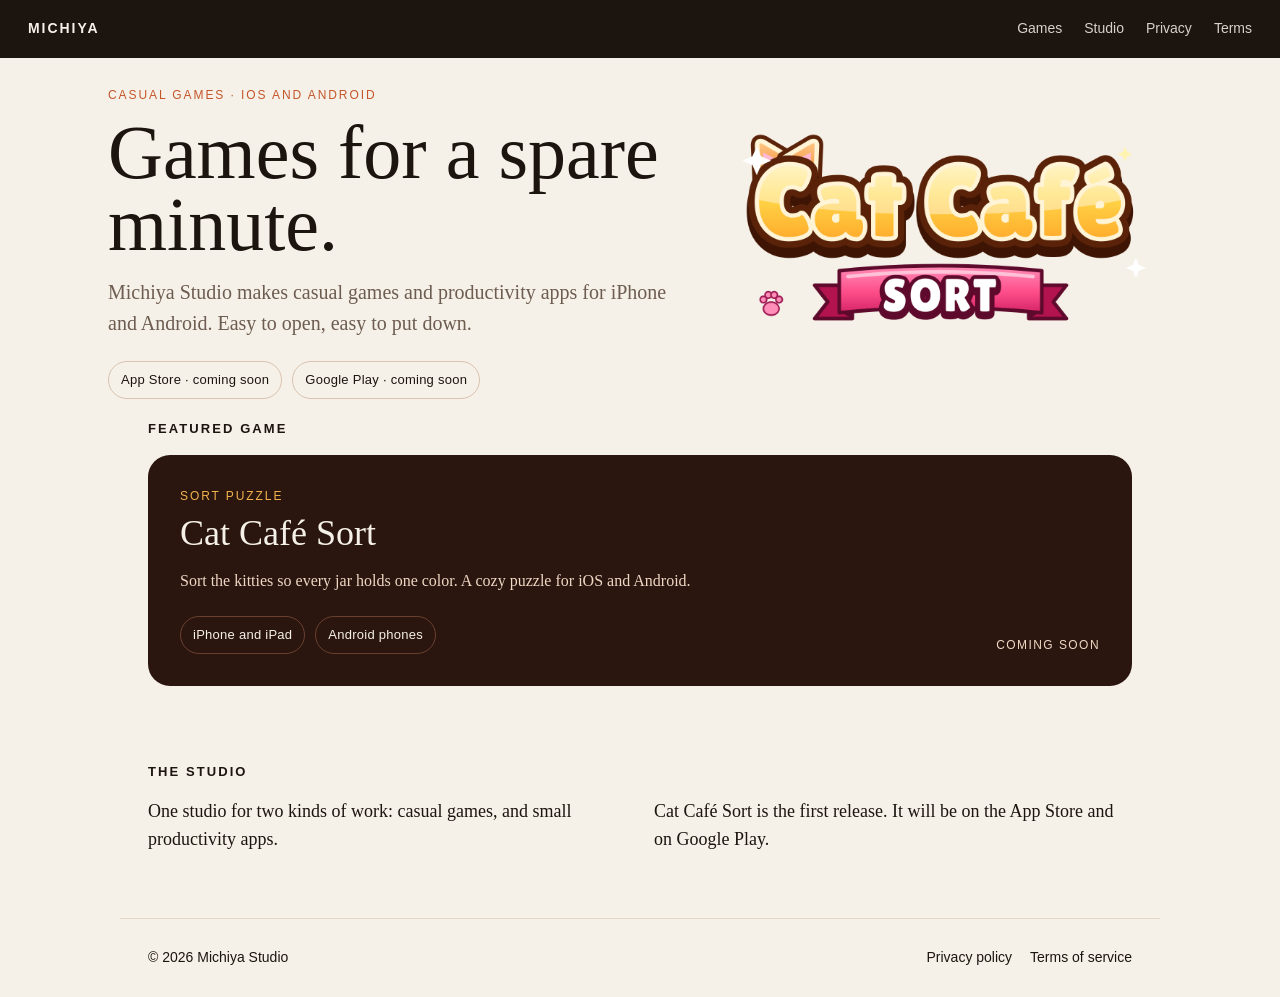
<file: index.html>
<!DOCTYPE html>
<html lang="en">
<head>
  <meta charset="utf-8">
  <meta name="viewport" content="width=device-width, initial-scale=1">
  <title>Michiya Studio</title>
  <meta name="description" content="Michiya Studio makes casual games and productivity apps for iOS and Android. Cat Café Sort is a cat sorting game.">
  <link rel="stylesheet" href="styles.css">
</head>
<body class="home">
  <header class="nav">
    <a class="brand" href="index.html">MICHIYA</a>
    <nav class="nav-links">
      <a href="#games">Games</a>
      <a href="#studio">Studio</a>
      <a href="privacy.html">Privacy</a>
      <a href="terms.html">Terms</a>
    </nav>
  </header>

  <section class="stage">
    <div class="stage-copy">
      <p class="eyebrow">Casual games · iOS and Android</p>
      <h1>Games for a spare minute.</h1>
      <p class="lede">Michiya Studio makes casual games and productivity apps for iPhone and Android. Easy to open, easy to put down.</p>
      <div class="stores">
        <span>App Store · coming soon</span>
        <span>Google Play · coming soon</span>
      </div>
    </div>
    <div class="stage-art">
      <img src="logo.png" alt="Cat Café Sort">
    </div>
  </section>

  <section class="section" id="games">
    <h2>Featured game</h2>
    <article class="feature">
      <div>
        <p class="eyebrow">Sort puzzle</p>
        <h3>Cat Café Sort</h3>
        <p>Sort the kitties so every jar holds one color. A cozy puzzle for iOS and Android.</p>
        <div class="stores">
          <span>iPhone and iPad</span>
          <span>Android phones</span>
        </div>
      </div>
      <p class="soon">Coming soon</p>
    </article>
  </section>

  <section class="section" id="studio">
    <h2>The studio</h2>
    <div class="about">
      <p>One studio for two kinds of work: casual games, and small productivity apps.</p>
      <p>Cat Café Sort is the first release. It will be on the App Store and on Google Play.</p>
    </div>
  </section>

  <footer>
    <span>© 2026 Michiya Studio</span>
    <nav>
      <a href="privacy.html">Privacy policy</a>
      <a href="terms.html">Terms of service</a>
    </nav>
  </footer>
</body>
</html>
</file>
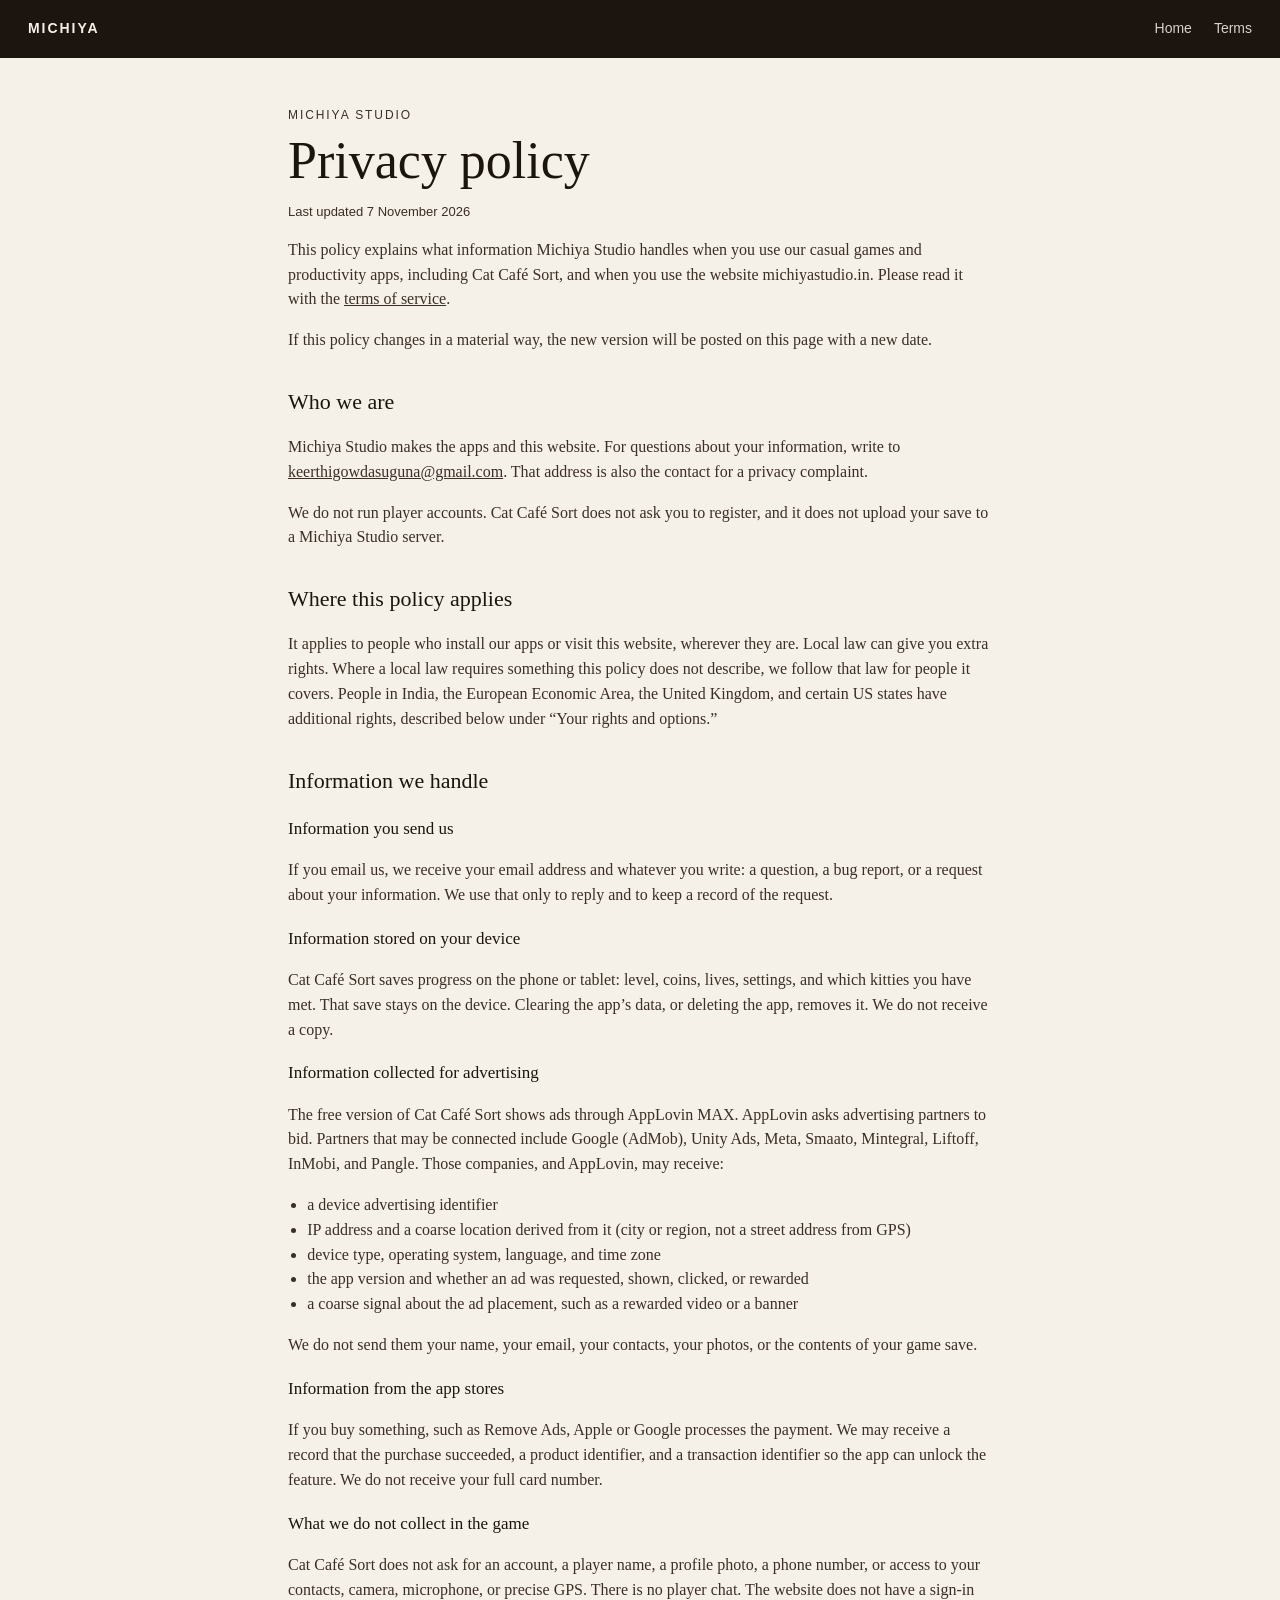
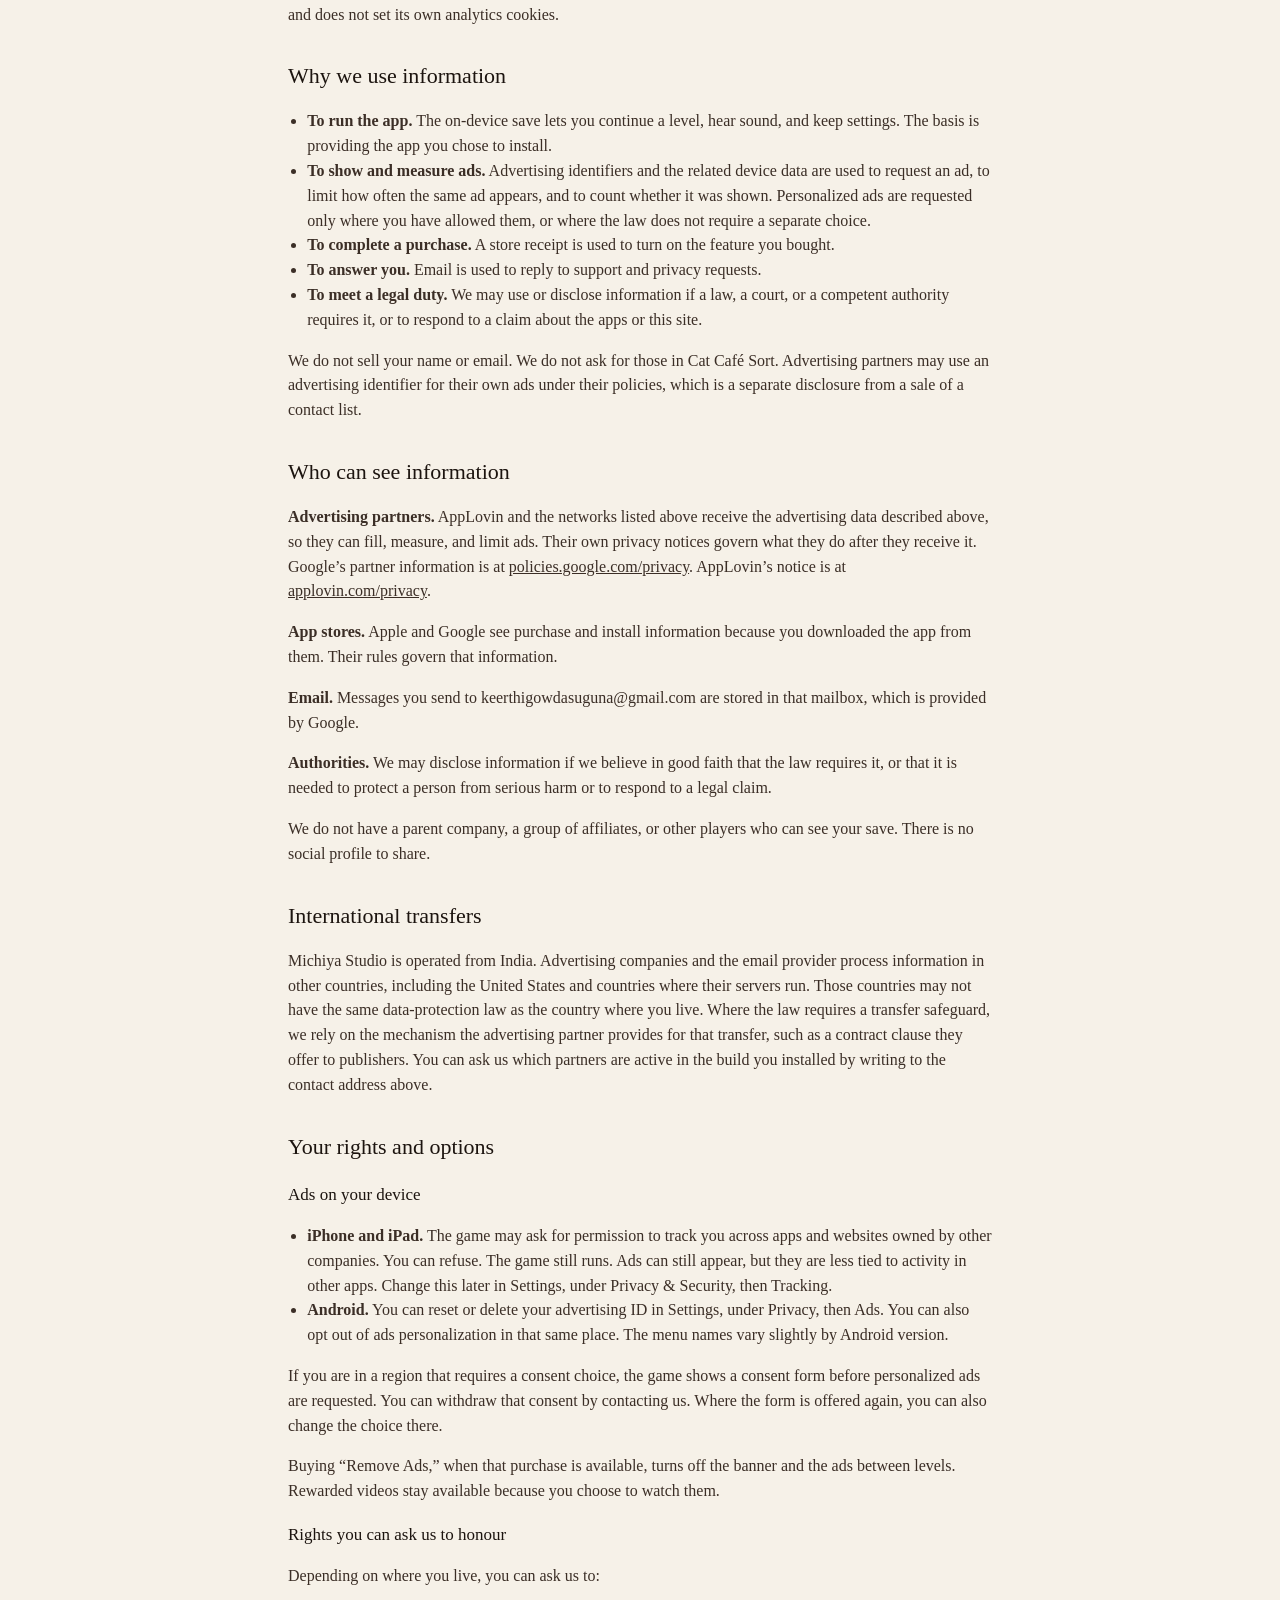
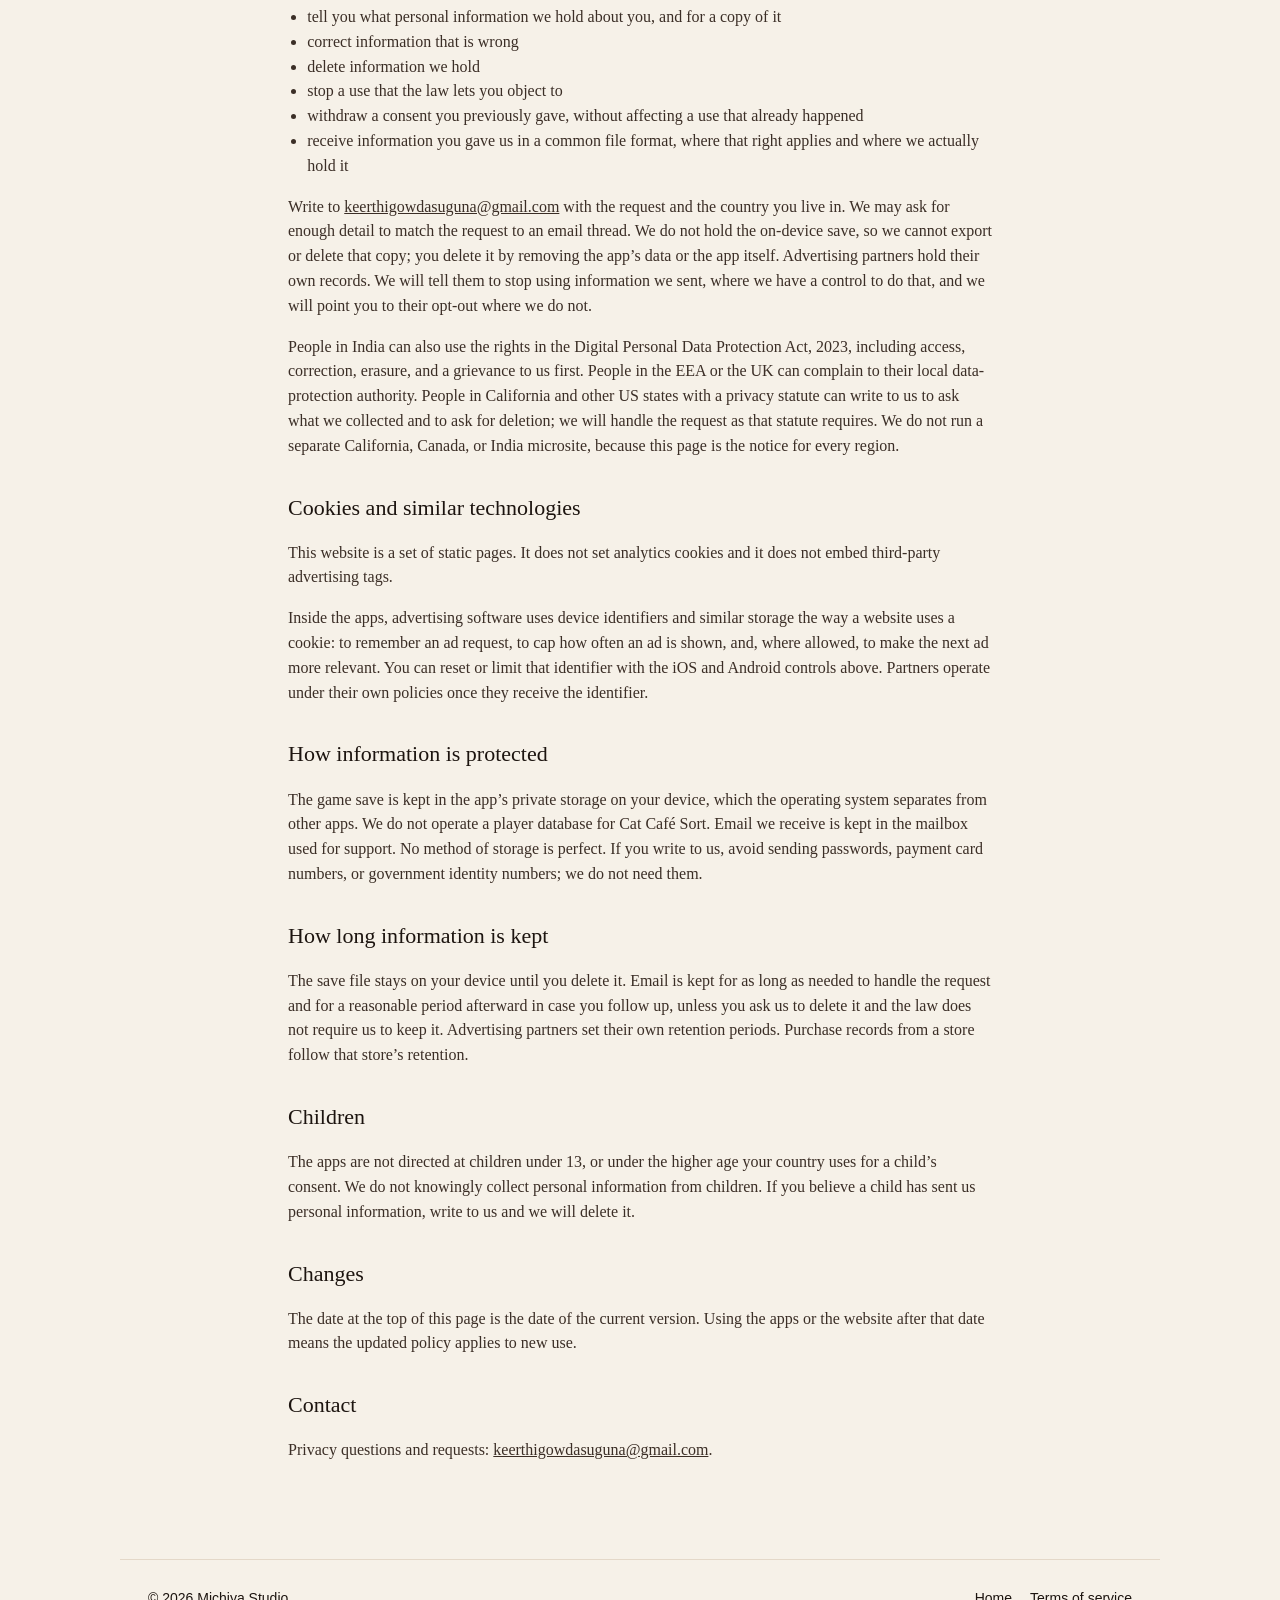
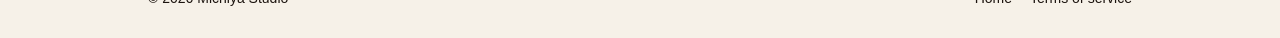
<file: privacy.html>
<!DOCTYPE html>
<html lang="en">
<head>
  <meta charset="utf-8">
  <meta name="viewport" content="width=device-width, initial-scale=1">
  <title>Privacy policy · Michiya Studio</title>
  <link rel="stylesheet" href="styles.css">
</head>
<body>
  <header class="nav">
    <a class="brand" href="index.html">MICHIYA</a>
    <nav class="nav-links">
      <a href="index.html">Home</a>
      <a href="terms.html">Terms</a>
    </nav>
  </header>

  <article class="legal">
    <p class="eyebrow">Michiya Studio</p>
    <h1>Privacy policy</h1>
    <p class="updated">Last updated 7 November 2026</p>
    <p>This policy explains what information Michiya Studio handles when you use our casual games and productivity apps, including Cat Café Sort, and when you use the website michiyastudio.in. Please read it with the <a href="terms.html">terms of service</a>.</p>
    <p>If this policy changes in a material way, the new version will be posted on this page with a new date.</p>

    <h2>Who we are</h2>
    <p>Michiya Studio makes the apps and this website. For questions about your information, write to <a href="mailto:keerthigowdasuguna@gmail.com">keerthigowdasuguna@gmail.com</a>. That address is also the contact for a privacy complaint.</p>
    <p>We do not run player accounts. Cat Café Sort does not ask you to register, and it does not upload your save to a Michiya Studio server.</p>

    <h2>Where this policy applies</h2>
    <p>It applies to people who install our apps or visit this website, wherever they are. Local law can give you extra rights. Where a local law requires something this policy does not describe, we follow that law for people it covers. People in India, the European Economic Area, the United Kingdom, and certain US states have additional rights, described below under “Your rights and options.”</p>

    <h2>Information we handle</h2>
    <h3>Information you send us</h3>
    <p>If you email us, we receive your email address and whatever you write: a question, a bug report, or a request about your information. We use that only to reply and to keep a record of the request.</p>

    <h3>Information stored on your device</h3>
    <p>Cat Café Sort saves progress on the phone or tablet: level, coins, lives, settings, and which kitties you have met. That save stays on the device. Clearing the app’s data, or deleting the app, removes it. We do not receive a copy.</p>

    <h3>Information collected for advertising</h3>
    <p>The free version of Cat Café Sort shows ads through AppLovin MAX. AppLovin asks advertising partners to bid. Partners that may be connected include Google (AdMob), Unity Ads, Meta, Smaato, Mintegral, Liftoff, InMobi, and Pangle. Those companies, and AppLovin, may receive:</p>
    <ul>
      <li>a device advertising identifier</li>
      <li>IP address and a coarse location derived from it (city or region, not a street address from GPS)</li>
      <li>device type, operating system, language, and time zone</li>
      <li>the app version and whether an ad was requested, shown, clicked, or rewarded</li>
      <li>a coarse signal about the ad placement, such as a rewarded video or a banner</li>
    </ul>
    <p>We do not send them your name, your email, your contacts, your photos, or the contents of your game save.</p>

    <h3>Information from the app stores</h3>
    <p>If you buy something, such as Remove Ads, Apple or Google processes the payment. We may receive a record that the purchase succeeded, a product identifier, and a transaction identifier so the app can unlock the feature. We do not receive your full card number.</p>

    <h3>What we do not collect in the game</h3>
    <p>Cat Café Sort does not ask for an account, a player name, a profile photo, a phone number, or access to your contacts, camera, microphone, or precise GPS. There is no player chat. The website does not have a sign-in and does not set its own analytics cookies.</p>

    <h2>Why we use information</h2>
    <ul>
      <li><strong>To run the app.</strong> The on-device save lets you continue a level, hear sound, and keep settings. The basis is providing the app you chose to install.</li>
      <li><strong>To show and measure ads.</strong> Advertising identifiers and the related device data are used to request an ad, to limit how often the same ad appears, and to count whether it was shown. Personalized ads are requested only where you have allowed them, or where the law does not require a separate choice.</li>
      <li><strong>To complete a purchase.</strong> A store receipt is used to turn on the feature you bought.</li>
      <li><strong>To answer you.</strong> Email is used to reply to support and privacy requests.</li>
      <li><strong>To meet a legal duty.</strong> We may use or disclose information if a law, a court, or a competent authority requires it, or to respond to a claim about the apps or this site.</li>
    </ul>
    <p>We do not sell your name or email. We do not ask for those in Cat Café Sort. Advertising partners may use an advertising identifier for their own ads under their policies, which is a separate disclosure from a sale of a contact list.</p>

    <h2>Who can see information</h2>
    <p><strong>Advertising partners.</strong> AppLovin and the networks listed above receive the advertising data described above, so they can fill, measure, and limit ads. Their own privacy notices govern what they do after they receive it. Google’s partner information is at <a href="https://policies.google.com/privacy">policies.google.com/privacy</a>. AppLovin’s notice is at <a href="https://www.applovin.com/privacy/">applovin.com/privacy</a>.</p>
    <p><strong>App stores.</strong> Apple and Google see purchase and install information because you downloaded the app from them. Their rules govern that information.</p>
    <p><strong>Email.</strong> Messages you send to keerthigowdasuguna@gmail.com are stored in that mailbox, which is provided by Google.</p>
    <p><strong>Authorities.</strong> We may disclose information if we believe in good faith that the law requires it, or that it is needed to protect a person from serious harm or to respond to a legal claim.</p>
    <p>We do not have a parent company, a group of affiliates, or other players who can see your save. There is no social profile to share.</p>

    <h2>International transfers</h2>
    <p>Michiya Studio is operated from India. Advertising companies and the email provider process information in other countries, including the United States and countries where their servers run. Those countries may not have the same data-protection law as the country where you live. Where the law requires a transfer safeguard, we rely on the mechanism the advertising partner provides for that transfer, such as a contract clause they offer to publishers. You can ask us which partners are active in the build you installed by writing to the contact address above.</p>

    <h2>Your rights and options</h2>
    <h3>Ads on your device</h3>
    <ul>
      <li><strong>iPhone and iPad.</strong> The game may ask for permission to track you across apps and websites owned by other companies. You can refuse. The game still runs. Ads can still appear, but they are less tied to activity in other apps. Change this later in Settings, under Privacy &amp; Security, then Tracking.</li>
      <li><strong>Android.</strong> You can reset or delete your advertising ID in Settings, under Privacy, then Ads. You can also opt out of ads personalization in that same place. The menu names vary slightly by Android version.</li>
    </ul>
    <p>If you are in a region that requires a consent choice, the game shows a consent form before personalized ads are requested. You can withdraw that consent by contacting us. Where the form is offered again, you can also change the choice there.</p>
    <p>Buying “Remove Ads,” when that purchase is available, turns off the banner and the ads between levels. Rewarded videos stay available because you choose to watch them.</p>

    <h3>Rights you can ask us to honour</h3>
    <p>Depending on where you live, you can ask us to:</p>
    <ul>
      <li>tell you what personal information we hold about you, and for a copy of it</li>
      <li>correct information that is wrong</li>
      <li>delete information we hold</li>
      <li>stop a use that the law lets you object to</li>
      <li>withdraw a consent you previously gave, without affecting a use that already happened</li>
      <li>receive information you gave us in a common file format, where that right applies and where we actually hold it</li>
    </ul>
    <p>Write to <a href="mailto:keerthigowdasuguna@gmail.com">keerthigowdasuguna@gmail.com</a> with the request and the country you live in. We may ask for enough detail to match the request to an email thread. We do not hold the on-device save, so we cannot export or delete that copy; you delete it by removing the app’s data or the app itself. Advertising partners hold their own records. We will tell them to stop using information we sent, where we have a control to do that, and we will point you to their opt-out where we do not.</p>
    <p>People in India can also use the rights in the Digital Personal Data Protection Act, 2023, including access, correction, erasure, and a grievance to us first. People in the EEA or the UK can complain to their local data-protection authority. People in California and other US states with a privacy statute can write to us to ask what we collected and to ask for deletion; we will handle the request as that statute requires. We do not run a separate California, Canada, or India microsite, because this page is the notice for every region.</p>

    <h2>Cookies and similar technologies</h2>
    <p>This website is a set of static pages. It does not set analytics cookies and it does not embed third-party advertising tags.</p>
    <p>Inside the apps, advertising software uses device identifiers and similar storage the way a website uses a cookie: to remember an ad request, to cap how often an ad is shown, and, where allowed, to make the next ad more relevant. You can reset or limit that identifier with the iOS and Android controls above. Partners operate under their own policies once they receive the identifier.</p>

    <h2>How information is protected</h2>
    <p>The game save is kept in the app’s private storage on your device, which the operating system separates from other apps. We do not operate a player database for Cat Café Sort. Email we receive is kept in the mailbox used for support. No method of storage is perfect. If you write to us, avoid sending passwords, payment card numbers, or government identity numbers; we do not need them.</p>

    <h2>How long information is kept</h2>
    <p>The save file stays on your device until you delete it. Email is kept for as long as needed to handle the request and for a reasonable period afterward in case you follow up, unless you ask us to delete it and the law does not require us to keep it. Advertising partners set their own retention periods. Purchase records from a store follow that store’s retention.</p>

    <h2>Children</h2>
    <p>The apps are not directed at children under 13, or under the higher age your country uses for a child’s consent. We do not knowingly collect personal information from children. If you believe a child has sent us personal information, write to us and we will delete it.</p>

    <h2>Changes</h2>
    <p>The date at the top of this page is the date of the current version. Using the apps or the website after that date means the updated policy applies to new use.</p>

    <h2>Contact</h2>
    <p>Privacy questions and requests: <a href="mailto:keerthigowdasuguna@gmail.com">keerthigowdasuguna@gmail.com</a>.</p>
  </article>

  <footer>
    <span>© 2026 Michiya Studio</span>
    <nav>
      <a href="index.html">Home</a>
      <a href="terms.html">Terms of service</a>
    </nav>
  </footer>
</body>
</html>
</file>
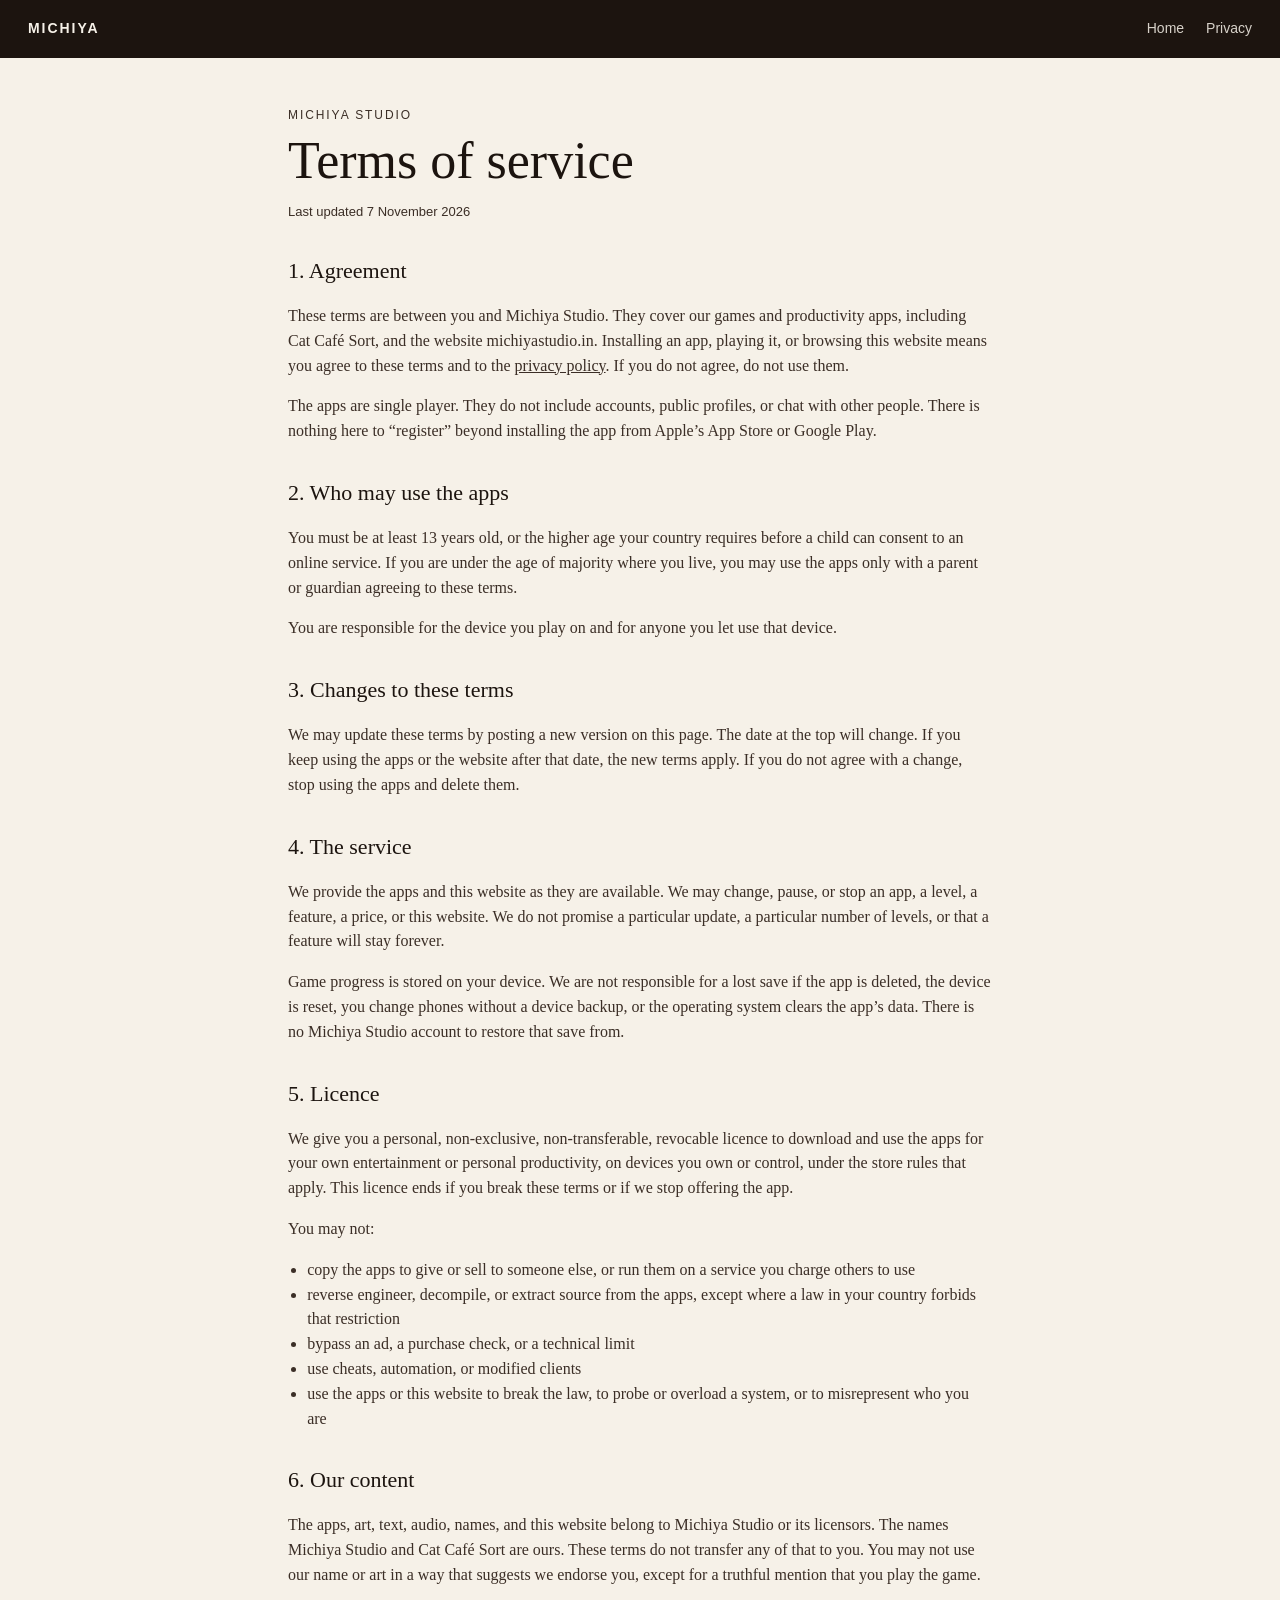
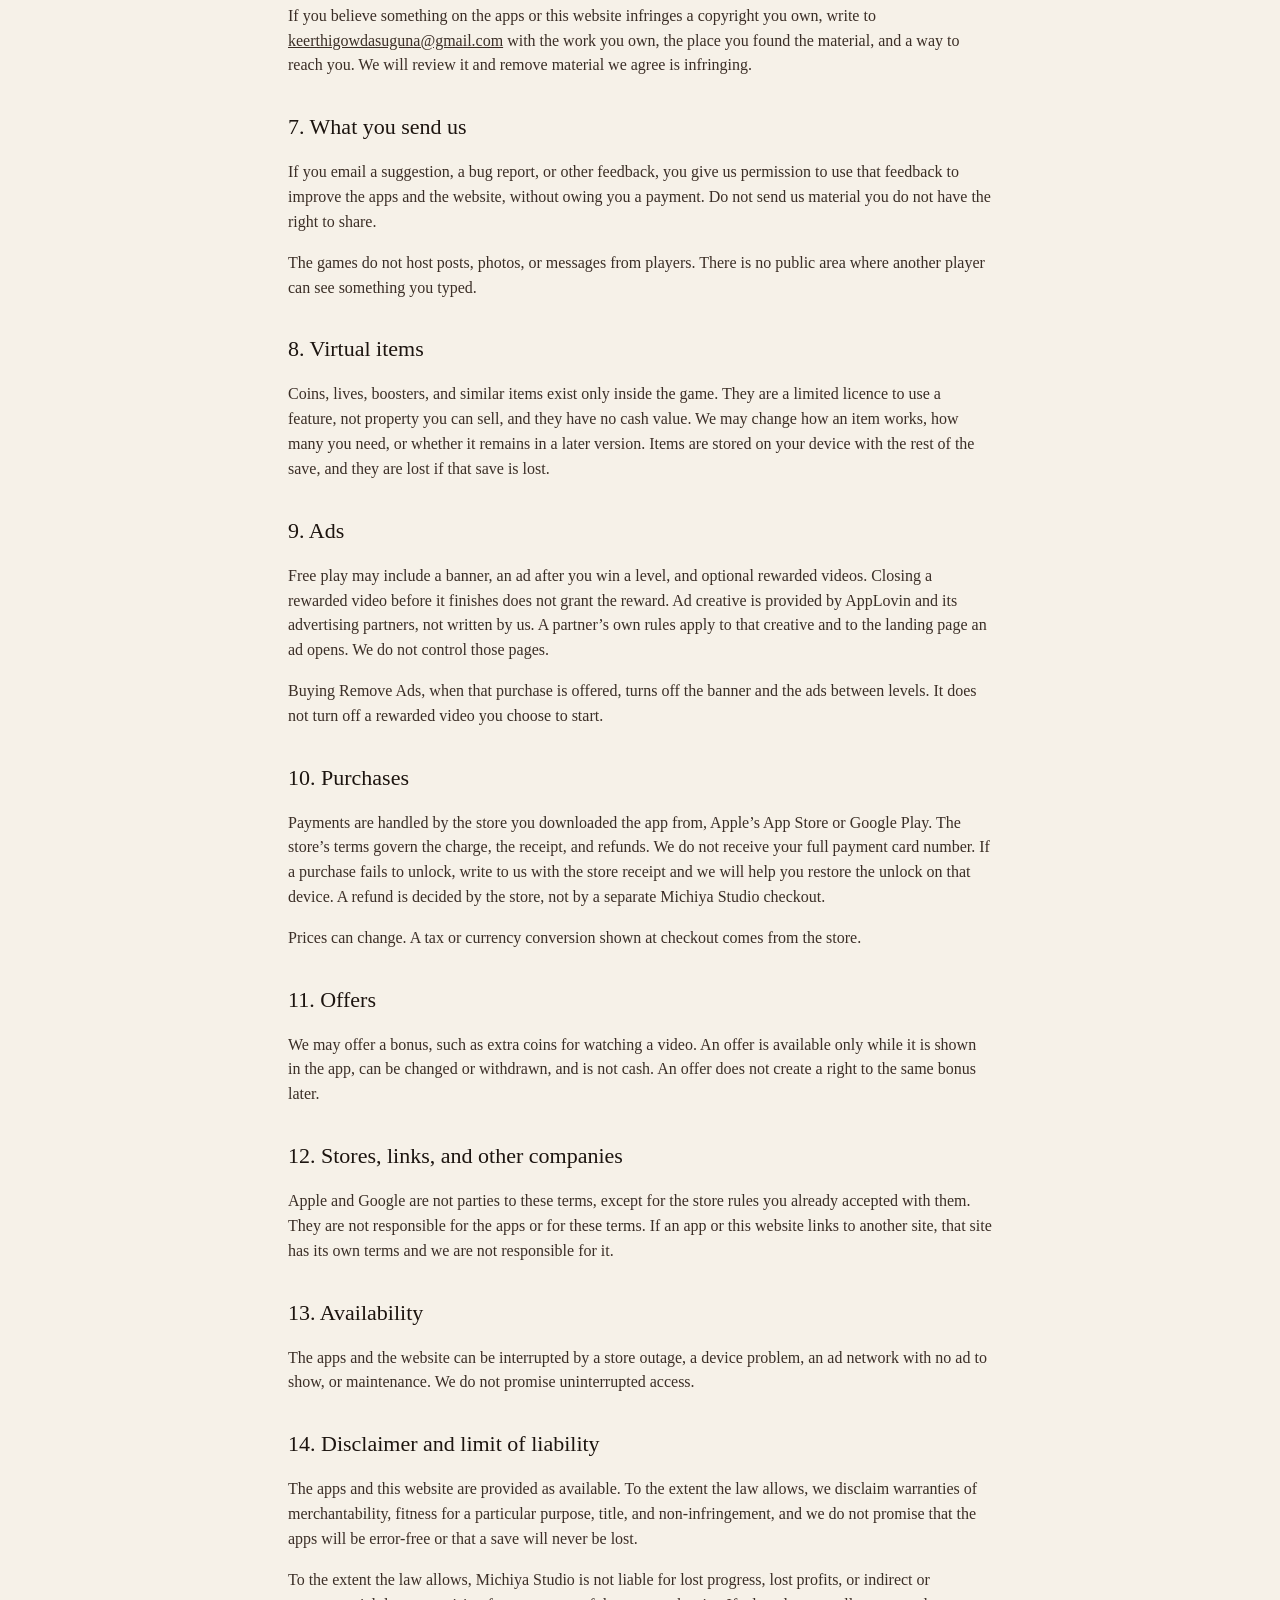
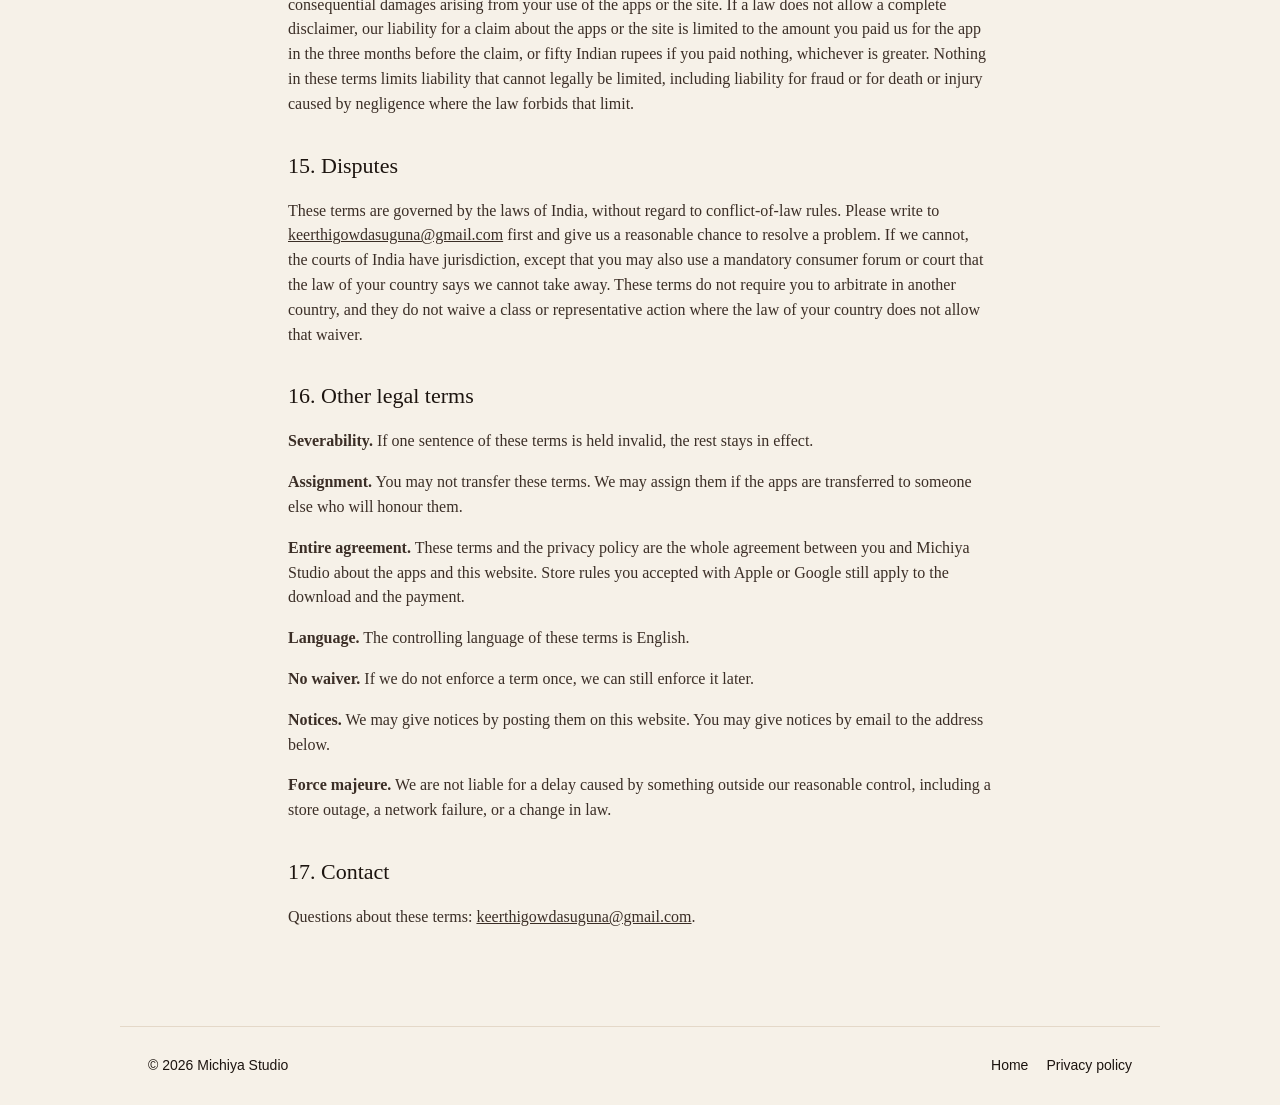
<file: terms.html>
<!DOCTYPE html>
<html lang="en">
<head>
  <meta charset="utf-8">
  <meta name="viewport" content="width=device-width, initial-scale=1">
  <title>Terms of service · Michiya Studio</title>
  <link rel="stylesheet" href="styles.css">
</head>
<body>
  <header class="nav">
    <a class="brand" href="index.html">MICHIYA</a>
    <nav class="nav-links">
      <a href="index.html">Home</a>
      <a href="privacy.html">Privacy</a>
    </nav>
  </header>

  <article class="legal">
    <p class="eyebrow">Michiya Studio</p>
    <h1>Terms of service</h1>
    <p class="updated">Last updated 7 November 2026</p>

    <h2>1. Agreement</h2>
    <p>These terms are between you and Michiya Studio. They cover our games and productivity apps, including Cat Café Sort, and the website michiyastudio.in. Installing an app, playing it, or browsing this website means you agree to these terms and to the <a href="privacy.html">privacy policy</a>. If you do not agree, do not use them.</p>
    <p>The apps are single player. They do not include accounts, public profiles, or chat with other people. There is nothing here to “register” beyond installing the app from Apple’s App Store or Google Play.</p>

    <h2>2. Who may use the apps</h2>
    <p>You must be at least 13 years old, or the higher age your country requires before a child can consent to an online service. If you are under the age of majority where you live, you may use the apps only with a parent or guardian agreeing to these terms.</p>
    <p>You are responsible for the device you play on and for anyone you let use that device.</p>

    <h2>3. Changes to these terms</h2>
    <p>We may update these terms by posting a new version on this page. The date at the top will change. If you keep using the apps or the website after that date, the new terms apply. If you do not agree with a change, stop using the apps and delete them.</p>

    <h2>4. The service</h2>
    <p>We provide the apps and this website as they are available. We may change, pause, or stop an app, a level, a feature, a price, or this website. We do not promise a particular update, a particular number of levels, or that a feature will stay forever.</p>
    <p>Game progress is stored on your device. We are not responsible for a lost save if the app is deleted, the device is reset, you change phones without a device backup, or the operating system clears the app’s data. There is no Michiya Studio account to restore that save from.</p>

    <h2>5. Licence</h2>
    <p>We give you a personal, non-exclusive, non-transferable, revocable licence to download and use the apps for your own entertainment or personal productivity, on devices you own or control, under the store rules that apply. This licence ends if you break these terms or if we stop offering the app.</p>
    <p>You may not:</p>
    <ul>
      <li>copy the apps to give or sell to someone else, or run them on a service you charge others to use</li>
      <li>reverse engineer, decompile, or extract source from the apps, except where a law in your country forbids that restriction</li>
      <li>bypass an ad, a purchase check, or a technical limit</li>
      <li>use cheats, automation, or modified clients</li>
      <li>use the apps or this website to break the law, to probe or overload a system, or to misrepresent who you are</li>
    </ul>

    <h2>6. Our content</h2>
    <p>The apps, art, text, audio, names, and this website belong to Michiya Studio or its licensors. The names Michiya Studio and Cat Café Sort are ours. These terms do not transfer any of that to you. You may not use our name or art in a way that suggests we endorse you, except for a truthful mention that you play the game.</p>
    <p>If you believe something on the apps or this website infringes a copyright you own, write to <a href="mailto:keerthigowdasuguna@gmail.com">keerthigowdasuguna@gmail.com</a> with the work you own, the place you found the material, and a way to reach you. We will review it and remove material we agree is infringing.</p>

    <h2>7. What you send us</h2>
    <p>If you email a suggestion, a bug report, or other feedback, you give us permission to use that feedback to improve the apps and the website, without owing you a payment. Do not send us material you do not have the right to share.</p>
    <p>The games do not host posts, photos, or messages from players. There is no public area where another player can see something you typed.</p>

    <h2>8. Virtual items</h2>
    <p>Coins, lives, boosters, and similar items exist only inside the game. They are a limited licence to use a feature, not property you can sell, and they have no cash value. We may change how an item works, how many you need, or whether it remains in a later version. Items are stored on your device with the rest of the save, and they are lost if that save is lost.</p>

    <h2>9. Ads</h2>
    <p>Free play may include a banner, an ad after you win a level, and optional rewarded videos. Closing a rewarded video before it finishes does not grant the reward. Ad creative is provided by AppLovin and its advertising partners, not written by us. A partner’s own rules apply to that creative and to the landing page an ad opens. We do not control those pages.</p>
    <p>Buying Remove Ads, when that purchase is offered, turns off the banner and the ads between levels. It does not turn off a rewarded video you choose to start.</p>

    <h2>10. Purchases</h2>
    <p>Payments are handled by the store you downloaded the app from, Apple’s App Store or Google Play. The store’s terms govern the charge, the receipt, and refunds. We do not receive your full payment card number. If a purchase fails to unlock, write to us with the store receipt and we will help you restore the unlock on that device. A refund is decided by the store, not by a separate Michiya Studio checkout.</p>
    <p>Prices can change. A tax or currency conversion shown at checkout comes from the store.</p>

    <h2>11. Offers</h2>
    <p>We may offer a bonus, such as extra coins for watching a video. An offer is available only while it is shown in the app, can be changed or withdrawn, and is not cash. An offer does not create a right to the same bonus later.</p>

    <h2>12. Stores, links, and other companies</h2>
    <p>Apple and Google are not parties to these terms, except for the store rules you already accepted with them. They are not responsible for the apps or for these terms. If an app or this website links to another site, that site has its own terms and we are not responsible for it.</p>

    <h2>13. Availability</h2>
    <p>The apps and the website can be interrupted by a store outage, a device problem, an ad network with no ad to show, or maintenance. We do not promise uninterrupted access.</p>

    <h2>14. Disclaimer and limit of liability</h2>
    <p>The apps and this website are provided as available. To the extent the law allows, we disclaim warranties of merchantability, fitness for a particular purpose, title, and non-infringement, and we do not promise that the apps will be error-free or that a save will never be lost.</p>
    <p>To the extent the law allows, Michiya Studio is not liable for lost progress, lost profits, or indirect or consequential damages arising from your use of the apps or the site. If a law does not allow a complete disclaimer, our liability for a claim about the apps or the site is limited to the amount you paid us for the app in the three months before the claim, or fifty Indian rupees if you paid nothing, whichever is greater. Nothing in these terms limits liability that cannot legally be limited, including liability for fraud or for death or injury caused by negligence where the law forbids that limit.</p>

    <h2>15. Disputes</h2>
    <p>These terms are governed by the laws of India, without regard to conflict-of-law rules. Please write to <a href="mailto:keerthigowdasuguna@gmail.com">keerthigowdasuguna@gmail.com</a> first and give us a reasonable chance to resolve a problem. If we cannot, the courts of India have jurisdiction, except that you may also use a mandatory consumer forum or court that the law of your country says we cannot take away. These terms do not require you to arbitrate in another country, and they do not waive a class or representative action where the law of your country does not allow that waiver.</p>

    <h2>16. Other legal terms</h2>
    <p><strong>Severability.</strong> If one sentence of these terms is held invalid, the rest stays in effect.</p>
    <p><strong>Assignment.</strong> You may not transfer these terms. We may assign them if the apps are transferred to someone else who will honour them.</p>
    <p><strong>Entire agreement.</strong> These terms and the privacy policy are the whole agreement between you and Michiya Studio about the apps and this website. Store rules you accepted with Apple or Google still apply to the download and the payment.</p>
    <p><strong>Language.</strong> The controlling language of these terms is English.</p>
    <p><strong>No waiver.</strong> If we do not enforce a term once, we can still enforce it later.</p>
    <p><strong>Notices.</strong> We may give notices by posting them on this website. You may give notices by email to the address below.</p>
    <p><strong>Force majeure.</strong> We are not liable for a delay caused by something outside our reasonable control, including a store outage, a network failure, or a change in law.</p>

    <h2>17. Contact</h2>
    <p>Questions about these terms: <a href="mailto:keerthigowdasuguna@gmail.com">keerthigowdasuguna@gmail.com</a>.</p>
  </article>

  <footer>
    <span>© 2026 Michiya Studio</span>
    <nav>
      <a href="index.html">Home</a>
      <a href="privacy.html">Privacy policy</a>
    </nav>
  </footer>
</body>
</html>
</file>
<file: styles.css>
:root {
  --ink: #1c140f;
  --paper: #f6f1e8;
  --card: #fffaf3;
  --muted: #6d5c50;
  --line: #e4d8c8;
  --accent: #c4552a;
  --max: 1040px;
}

* { box-sizing: border-box; }
html { scroll-behavior: smooth; }
body {
  margin: 0;
  font-family: Georgia, "Iowan Old Style", "Palatino Linotype", serif;
  color: var(--ink);
  background: var(--paper);
  line-height: 1.55;
}
a { color: inherit; }
img { max-width: 100%; }

.nav {
  display: flex;
  align-items: center;
  justify-content: space-between;
  gap: 24px;
  padding: 18px 28px;
  background: var(--ink);
  color: #f6f1e8;
  position: sticky;
  top: 0;
  z-index: 2;
}
.brand {
  font-family: "Avenir Next", "Segoe UI", sans-serif;
  font-weight: 700;
  letter-spacing: 0.14em;
  text-decoration: none;
  font-size: 14px;
}
.nav-links {
  display: flex;
  gap: 22px;
  font-family: "Avenir Next", "Segoe UI", sans-serif;
  font-size: 14px;
}
.nav-links a { text-decoration: none; opacity: 0.86; }
.nav-links a:hover { opacity: 1; }

.stage {
  max-width: 1120px;
  margin: 28px auto 8px;
  padding: 0 28px;
  display: grid;
  grid-template-columns: 1.1fr 0.9fr;
  gap: 36px;
  align-items: center;
}
.stage-copy h1 { font-size: clamp(44px, 6vw, 76px); }
.stage-art img { width: 100%; height: auto; display: block; }
.stores { display: flex; flex-wrap: wrap; gap: 10px; margin-top: 22px; }
.stores span {
  font-family: "Avenir Next", "Segoe UI", sans-serif;
  font-size: 13px;
  letter-spacing: 0.02em;
  border: 1px solid var(--line);
  background: #fffaf3;
  border-radius: 999px;
  padding: 8px 12px;
}
.home .stage .stores span { background: transparent; border-color: #d9c3b0; }
.feature {
  display: flex;
  justify-content: space-between;
  gap: 24px;
  align-items: end;
  background: #2a160f;
  color: #f6f1e8;
  border-radius: 22px;
  padding: 32px;
}
.feature h3 { margin: 0 0 8px; font-size: 36px; font-weight: 500; }
.feature p { margin: 0; max-width: 36rem; color: #f0d7c4; }
.feature .eyebrow { color: #f2b34d; }
.feature .stores span { color: #f6f1e8; border-color: #6a4030; background: transparent; }
.soon {
  font-family: "Avenir Next", "Segoe UI", sans-serif;
  letter-spacing: 0.12em;
  text-transform: uppercase;
  font-size: 12px;
  margin: 0;
  color: #f2b34d;
}
.eyebrow {
  font-family: "Avenir Next", "Segoe UI", sans-serif;
  letter-spacing: 0.16em;
  text-transform: uppercase;
  font-size: 12px;
  color: var(--accent);
  margin: 0 0 12px;
}
h1 {
  font-size: clamp(40px, 6vw, 68px);
  line-height: 0.95;
  font-weight: 500;
  margin: 0 0 16px;
}
.lede {
  max-width: 38rem;
  font-size: 20px;
  color: var(--muted);
  margin: 0;
}

.section {
  max-width: var(--max);
  margin: 0 auto;
  padding: 12px 28px 64px;
}
.section h2 {
  font-family: "Avenir Next", "Segoe UI", sans-serif;
  font-size: 13px;
  letter-spacing: 0.16em;
  text-transform: uppercase;
  margin: 0 0 16px;
}

.game {
  display: grid;
  grid-template-columns: 180px 1fr;
  gap: 28px;
  background: var(--card);
  border: 1px solid var(--line);
  border-radius: 18px;
  padding: 22px;
  text-decoration: none;
}
.mark {
  width: 180px;
  height: 180px;
  border-radius: 14px;
  background:
    radial-gradient(circle at 30% 30%, #ffe7c2, transparent 40%),
    linear-gradient(160deg, #f3a35a, #c4552a 55%, #6b2d22);
  display: grid;
  place-items: center;
  color: #fffaf3;
  font-family: "Avenir Next", "Segoe UI", sans-serif;
  font-weight: 700;
  letter-spacing: 0.04em;
  text-align: center;
  padding: 16px;
}
.game h3 { margin: 0 0 8px; font-size: 28px; font-weight: 500; }
.game p { margin: 0; color: var(--muted); }
.tag {
  display: inline-block;
  margin-top: 14px;
  font-family: "Avenir Next", "Segoe UI", sans-serif;
  font-size: 12px;
  letter-spacing: 0.08em;
  text-transform: uppercase;
  color: var(--accent);
}

.about {
  display: grid;
  grid-template-columns: 1fr 1fr;
  gap: 28px;
}
.about p { margin: 0; font-size: 18px; }

.legal {
  max-width: 760px;
  margin: 0 auto;
  padding: 48px 28px 80px;
}
.legal h1 { font-size: clamp(36px, 5vw, 52px); }
.legal h2 { font-size: 22px; margin: 32px 0 8px; font-weight: 500; }
.legal h3 { font-size: 17px; margin: 18px 0 6px; font-weight: 500; }
.legal p, .legal li { color: #3b2e26; }
.legal ul { padding-left: 1.2em; }
.updated {
  font-family: "Avenir Next", "Segoe UI", sans-serif;
  font-size: 13px;
  color: var(--muted);
}

footer {
  border-top: 1px solid var(--line);
  padding: 28px;
  display: flex;
  justify-content: space-between;
  gap: 16px;
  flex-wrap: wrap;
  max-width: var(--max);
  margin: 0 auto;
  font-family: "Avenir Next", "Segoe UI", sans-serif;
  font-size: 14px;
}
footer nav { display: flex; gap: 18px; }
footer a { text-decoration: none; }

@media (max-width: 800px) {
  .stage, .game, .about, .feature { grid-template-columns: 1fr; }
  .feature { flex-direction: column; align-items: start; }
  .mark { width: 100%; height: 120px; }
  .nav { align-items: flex-start; }
  .nav-links { gap: 14px; flex-wrap: wrap; justify-content: flex-end; }
}
</file>
